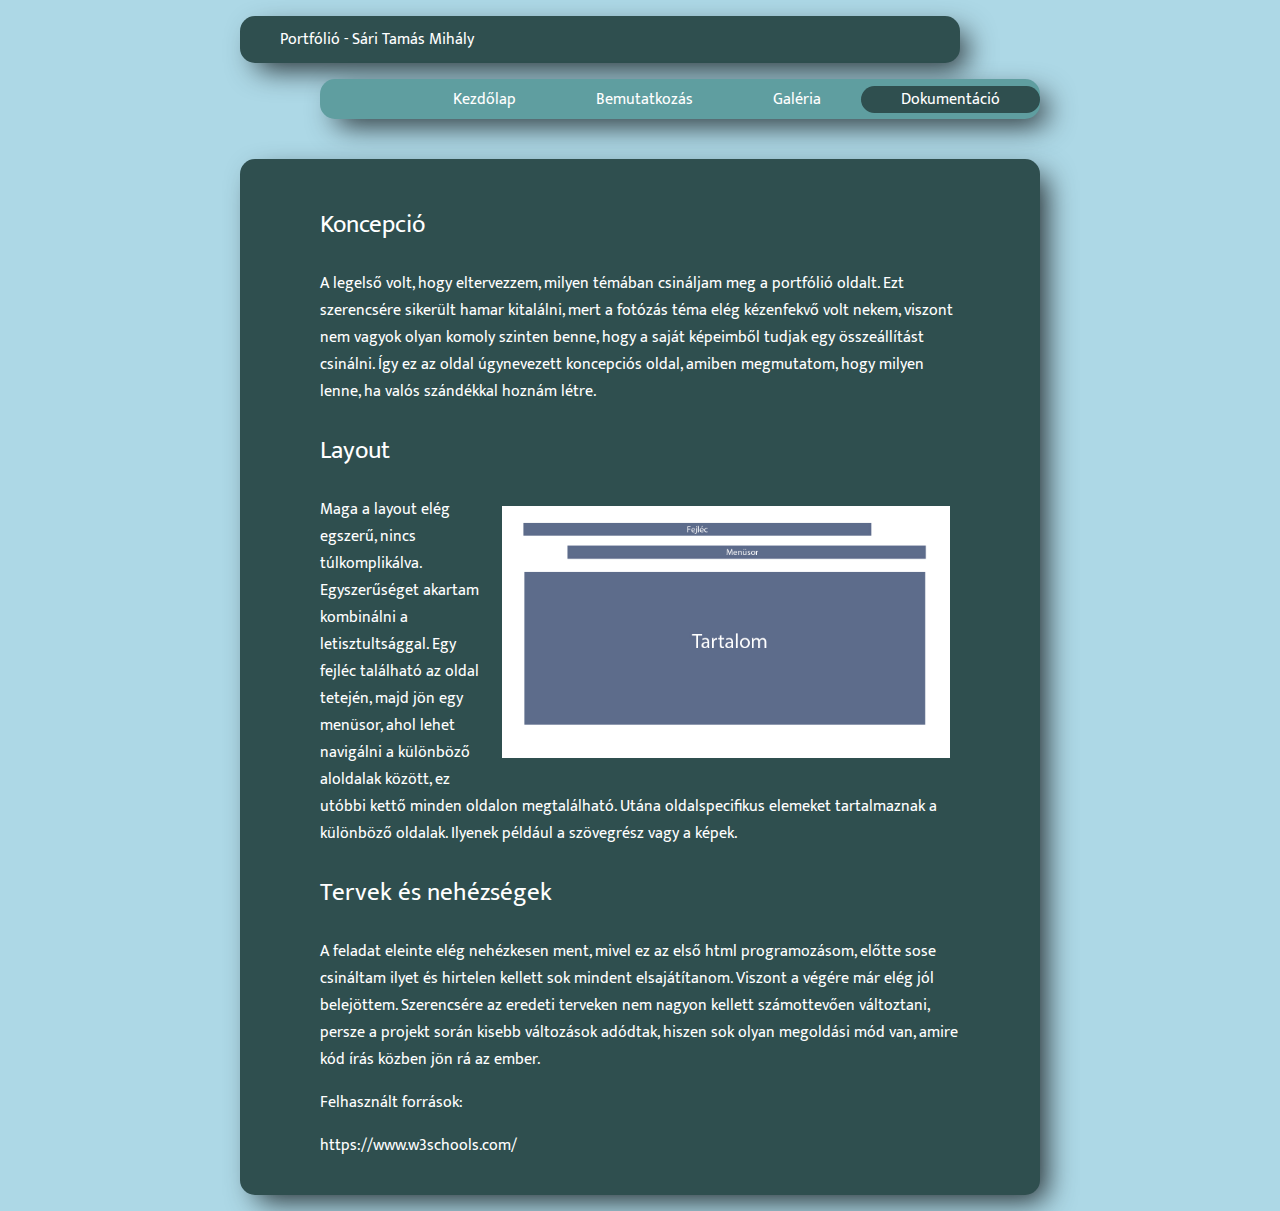
<file: dokumentacio.html>
<!DOCTYPE html>
<html>
<head>
	<title>Portfólió-Dokumentáció</title>
	<link rel="stylesheet" type="text/css" href="css/aloldalak.css">
	<link href="https://fonts.googleapis.com/css2?family=Mukta:wght@600&display=swap" rel="stylesheet">
	<meta charset="utf-8">
</head>
<body>
	<header>
		<p class="fejlec">
			Portfólió - Sári Tamás Mihály
		</p>
	</header>
	<nav>
		<ul>
			<li><a href="dokumentacio.html" class="active">Dokumentáció</a></li>
			<li><a href="galeria.html">Galéria</a></li>
			<li><a href="bemutatkozas.html">Bemutatkozás</a></li>
			<li><a href="index.html">Kezdőlap</a></li>
		</ul>
	</nav>
	<div class="doku">
		<p class="alcim">
			Koncepció
		</p>
		<p>
			A legelső volt, hogy eltervezzem, milyen témában csináljam meg a portfólió oldalt. Ezt szerencsére sikerült hamar kitalálni, mert a fotózás téma elég kézenfekvő volt nekem, viszont nem vagyok olyan komoly szinten benne, hogy a saját képeimből tudjak egy összeállítást csinálni. Így ez az oldal úgynevezett koncepciós oldal, amiben megmutatom, hogy milyen lenne, ha valós szándékkal hoznám létre.
		</p>
		<p class="alcim">Layout</p>
		<p>
			<img src="css/kepek/dok.jpg" class="dokukep">
			Maga a layout elég egszerű, nincs túlkomplikálva. Egyszerűséget akartam kombinálni a letisztultsággal. Egy fejléc található az oldal tetején, majd jön egy menüsor, ahol lehet navigálni a különböző aloldalak között, ez utóbbi kettő minden oldalon megtalálható. Utána oldalspecifikus elemeket tartalmaznak a különböző oldalak. Ilyenek például a szövegrész vagy a képek. 
		</p>
		<p class="alcim">Tervek és nehézségek</p>
		<p>
			A feladat eleinte elég nehézkesen ment, mivel ez az első html programozásom, előtte sose csináltam ilyet és hirtelen kellett sok mindent elsajátítanom. Viszont a végére már elég jól belejöttem. Szerencsére az eredeti terveken nem nagyon kellett számottevően változtani, persze a projekt során kisebb változások adódtak, hiszen sok olyan megoldási mód van, amire kód írás közben jön rá az ember. 
		</p>
		<p>
			Felhasznált források:
		</p>
		<p>
			<a class="forras" href="https://www.w3schools.com/">https://www.w3schools.com/</a>
		</p>
	</div>
</body>
</html>
</file>
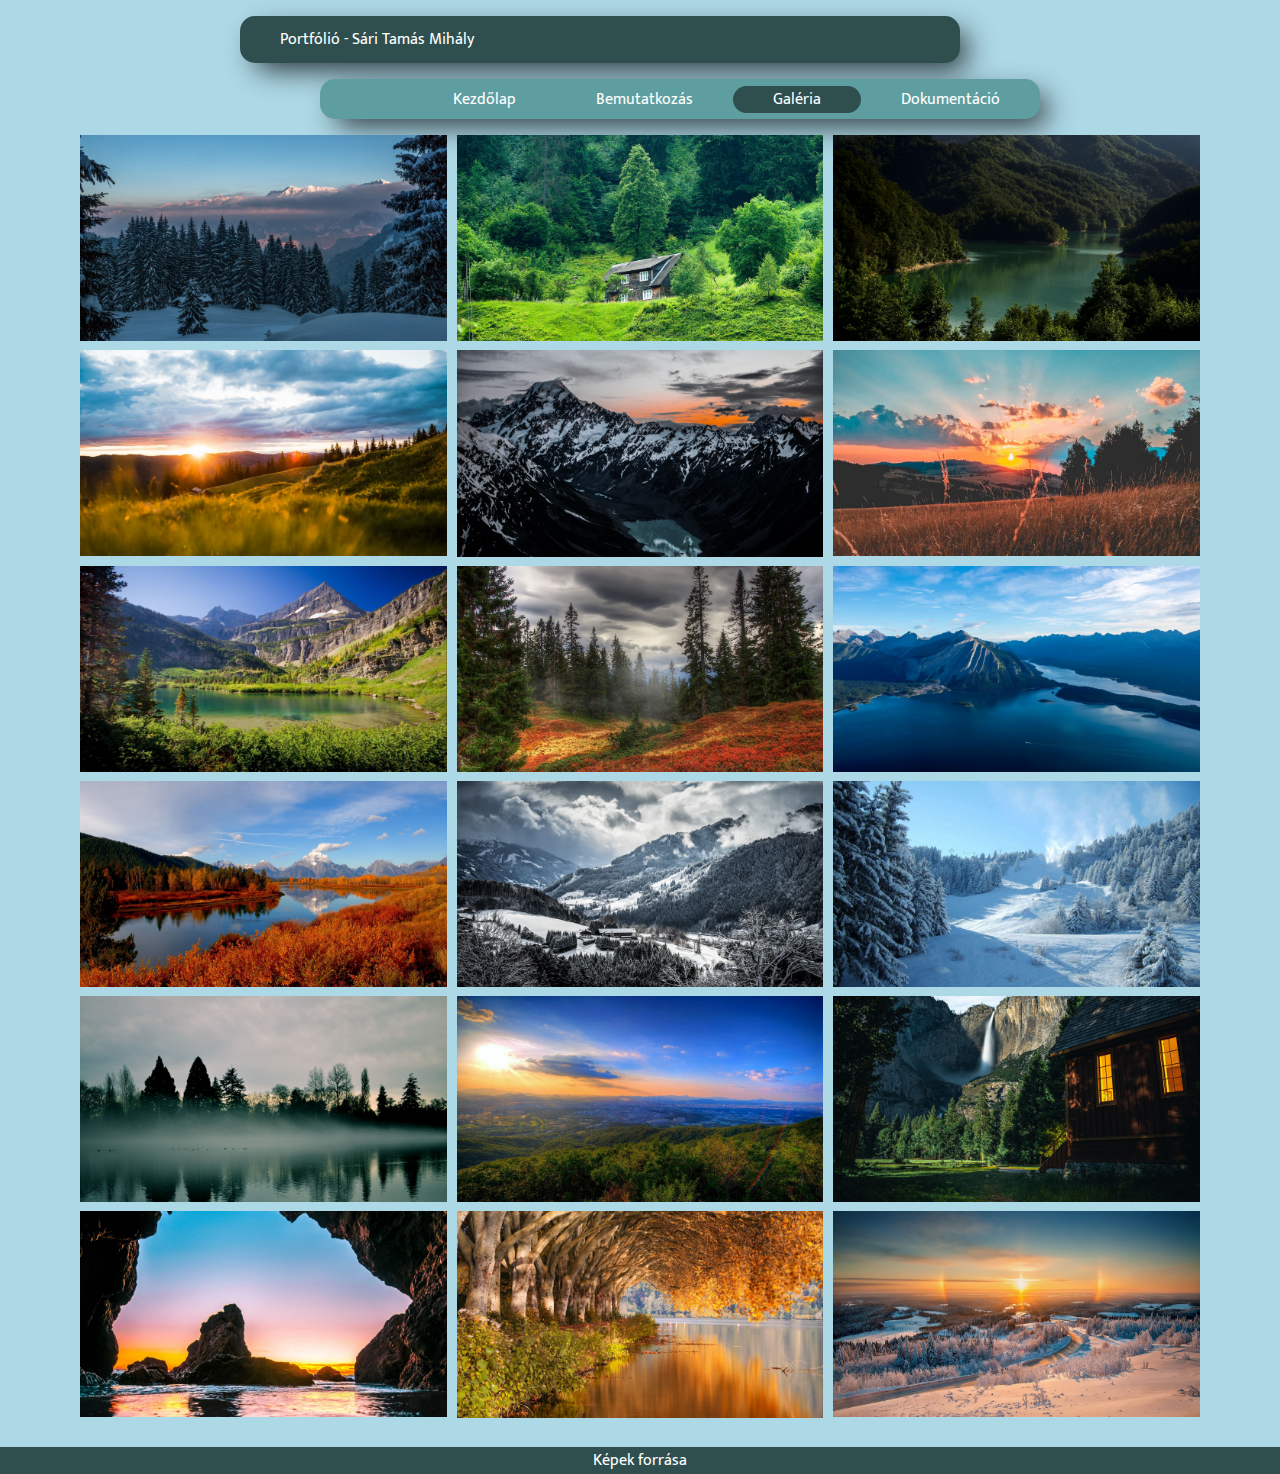
<file: galeria.html>
<!DOCTYPE html>
<html>
<head>
	<title>Portfólió-Galéria</title>
	<link rel="stylesheet" type="text/css" href="css/aloldalak.css">
	<link href="https://fonts.googleapis.com/css2?family=Mukta:wght@600&display=swap" rel="stylesheet">
	<meta charset="utf-8">
</head>
<body>
	<header>
		<p class="fejlec">
			Portfólió - Sári Tamás Mihály
		</p>
	</header>
	<nav>
		<ul>
			<li><a href="dokumentacio.html">Dokumentáció</a></li>
			<li><a href="galeria.html" class="active">Galéria</a></li>
			<li><a href="bemutatkozas.html">Bemutatkozás</a></li>
			<li><a href="index.html">Kezdőlap</a></li>
		</ul>
	</nav>
	<div class="kepek">
		<div><img src="css/kepek/kep_1.jpg" alt="Kep"></div>
		<div><img src="css/kepek/kep_2.jpg" alt="Kep"></div>
		<div><img src="css/kepek/kep_3.jpg" alt="Kep"></div>
		<div><img src="css/kepek/kep_4.jpg" alt="Kep"></div>
		<div><img src="css/kepek/kep_5.jpg" alt="Kep"></div>
		<div><img src="css/kepek/kep_6.jpg" alt="Kep"></div>
		<div><img src="css/kepek/kep_7.jpg" alt="Kep"></div>
		<div><img src="css/kepek/kep_8.jpg" alt="Kep"></div>
		<div><img src="css/kepek/kep_9.jpg" alt="Kep"></div>
		<div><img src="css/kepek/kep_10.jpg" alt="Kep"></div>
		<div><img src="css/kepek/kep_11.jpg" alt="Kep"></div>
		<div><img src="css/kepek/kep_12.jpg" alt="Kep"></div>
		<div><img src="css/kepek/kep_13.jpg" alt="Kep"></div>
		<div><img src="css/kepek/kep_14.jpg" alt="Kep"></div>
		<div><img src="css/kepek/kep_15.jpg" alt="Kep"></div>
		<div><img src="css/kepek/kep_16.jpg" alt="Kep"></div>
		<div><img src="css/kepek/kep_18.jpg" alt="Kep"></div>
		<div><img src="css/kepek/kep_19.jpg" alt="Kep"></div>
	</div>
	<footer>
		<a class="forras" href="https://wallpaperscraft.com/">Képek forrása</a>
	</footer>
</body>
</html>
</file>
<file: css/aloldalak.css>
body{
	font-family: 'Mukta', sans-serif;
	font-size: 16px;
	background-color: lightblue;
	margin: 0;
	padding: 0;
	
}

*,*::before,*::after{
	box-sizing: border-box;
}

.fejlec{
	margin: 1rem 15rem;
	margin-right: 20rem;
	padding: 10px 40px;
	background-color: #2F4F4F;
	color:white;
	border-radius: 15px;
	-webkit-box-shadow: 11px 11px 29px -5px rgba(0,0,0,0.8); 
	box-shadow: 11px 11px 29px -5px rgba(0,0,0,0.8);
}
nav{
	margin: 1rem 15rem;
	margin-left: 20rem;
	padding: 0px;
	background-color: #5F9EA0;
	border-radius: 15px;
	-webkit-box-shadow: 11px 11px 29px -5px rgba(0,0,0,0.8); 
	box-shadow: 11px 11px 29px -5px rgba(0,0,0,0.8);
	height: 40px;
	


}
nav ul{
	list-style-type: none;
}
nav ul li{
	display: inline block;
	float: right;
	margin-top: 7px;
	
}
nav ul a{
	
	padding:0px 40px;
	text-decoration: none;
	color: white;
	border-radius: 15px;
	margin:0;

}
nav ul a:hover, .active {
	background-color: #2F4F4F;
	
	transition: 0.5s;
}
.bemutatkozo{
	margin: 1rem 15rem;
	margin-top: 40px;
	padding: 20px 80px;
	background-color: #2F4F4F;
	color:white;
	border-radius: 15px;
	-webkit-box-shadow: 11px 11px 29px -5px rgba(0,0,0,0.8); 
	box-shadow: 11px 11px 29px -5px rgba(0,0,0,0.8);
	font-size:28px;
}

img{
	max-width: 100%;
}

.kepek{
	display: grid;
	grid-template-columns: 1fr 1fr 1fr;
	margin: 0 80px 20px 80px;
	grid-column-gap: 10px;
}

.forras{
	font-size: 16px;
	text-decoration: none;
	color: white;
	text-align: center;
}
.forras:hover{
	color:grey;
	transition: 0.3s;
}
footer{
	background-color: #2F4F4F;
	color:white;
	text-align: center;
}
.doku{
	margin: 1rem 15rem;
	margin-top: 40px;
	padding: 20px 80px;
	background-color: #2F4F4F;
	color:white;
	border-radius: 15px;
	-webkit-box-shadow: 11px 11px 29px -5px rgba(0,0,0,0.8); 
	box-shadow: 11px 11px 29px -5px rgba(0,0,0,0.8);
	font-size:16px;
}
.dokukep{
	width: 70%;
	max-height: 500px;
	float: right;
	margin: 10px;
}
.alcim{
	font-size: 25px;

}
</file>
